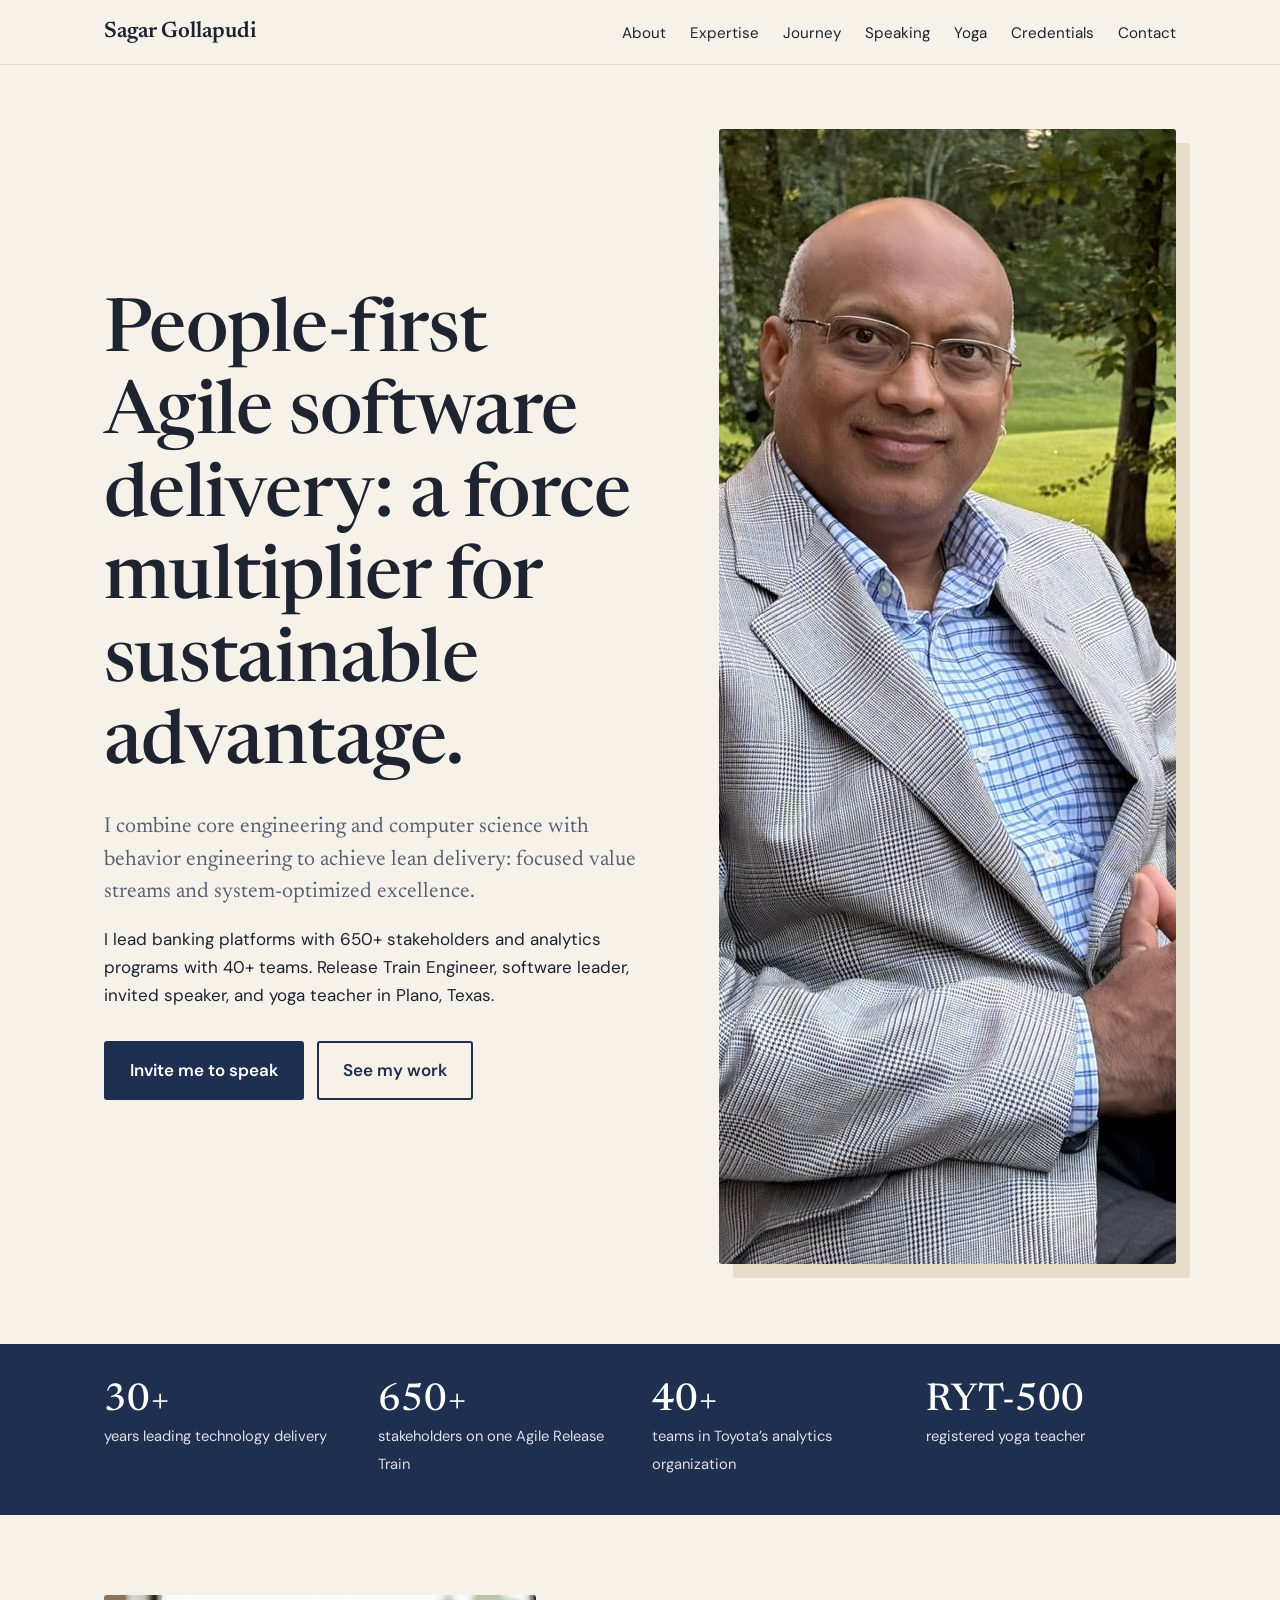
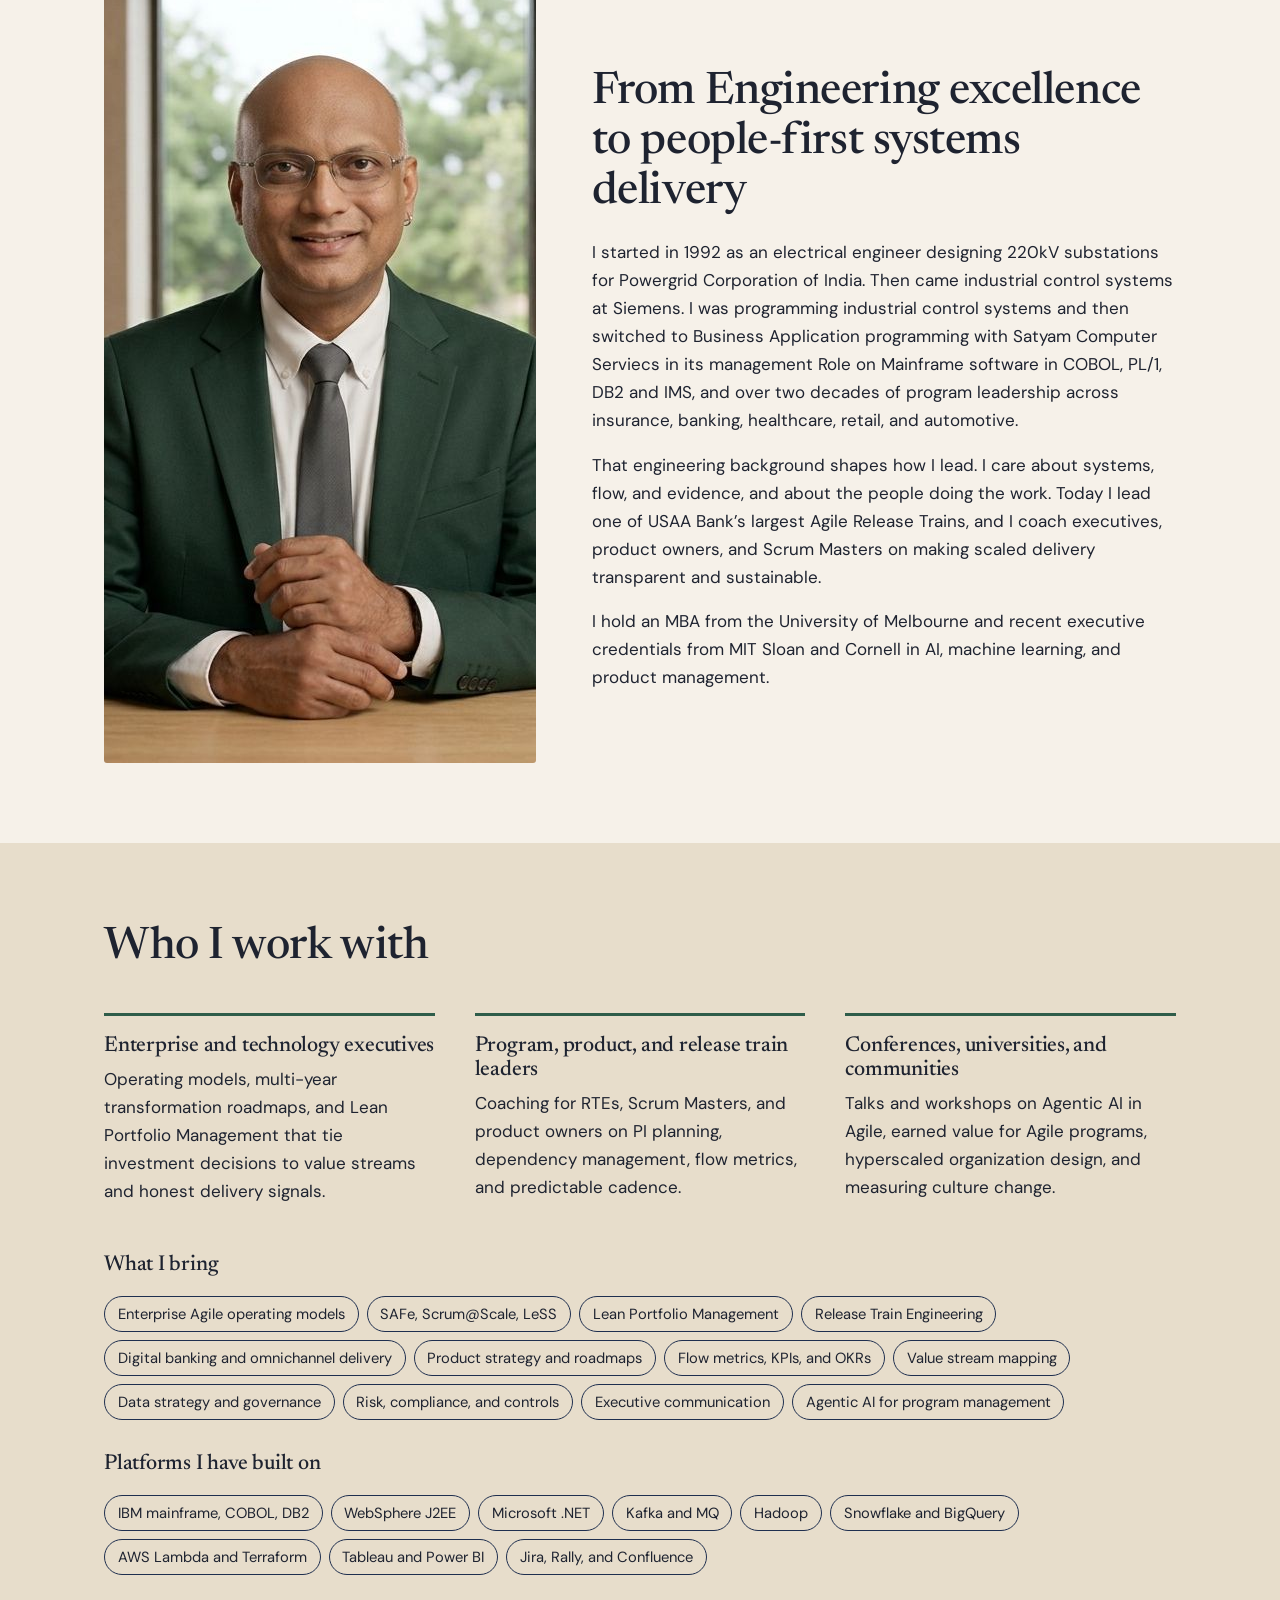
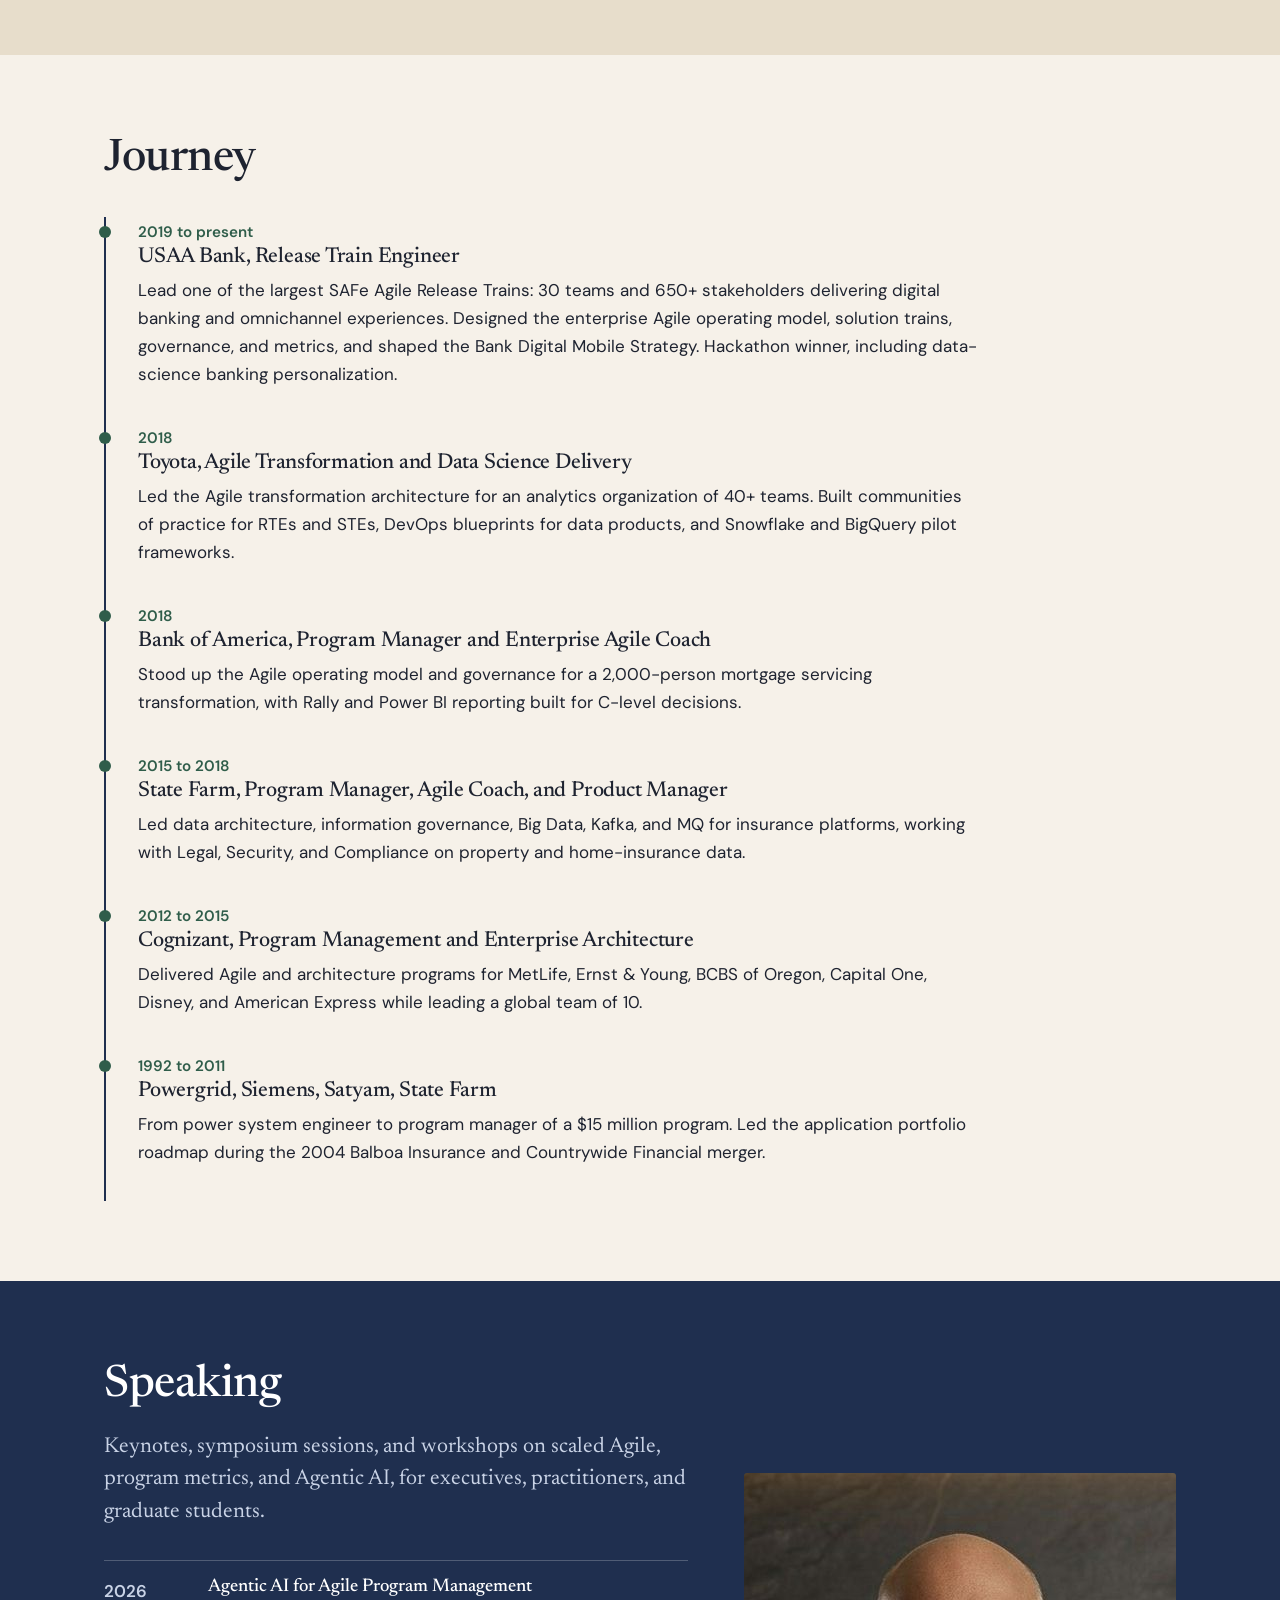
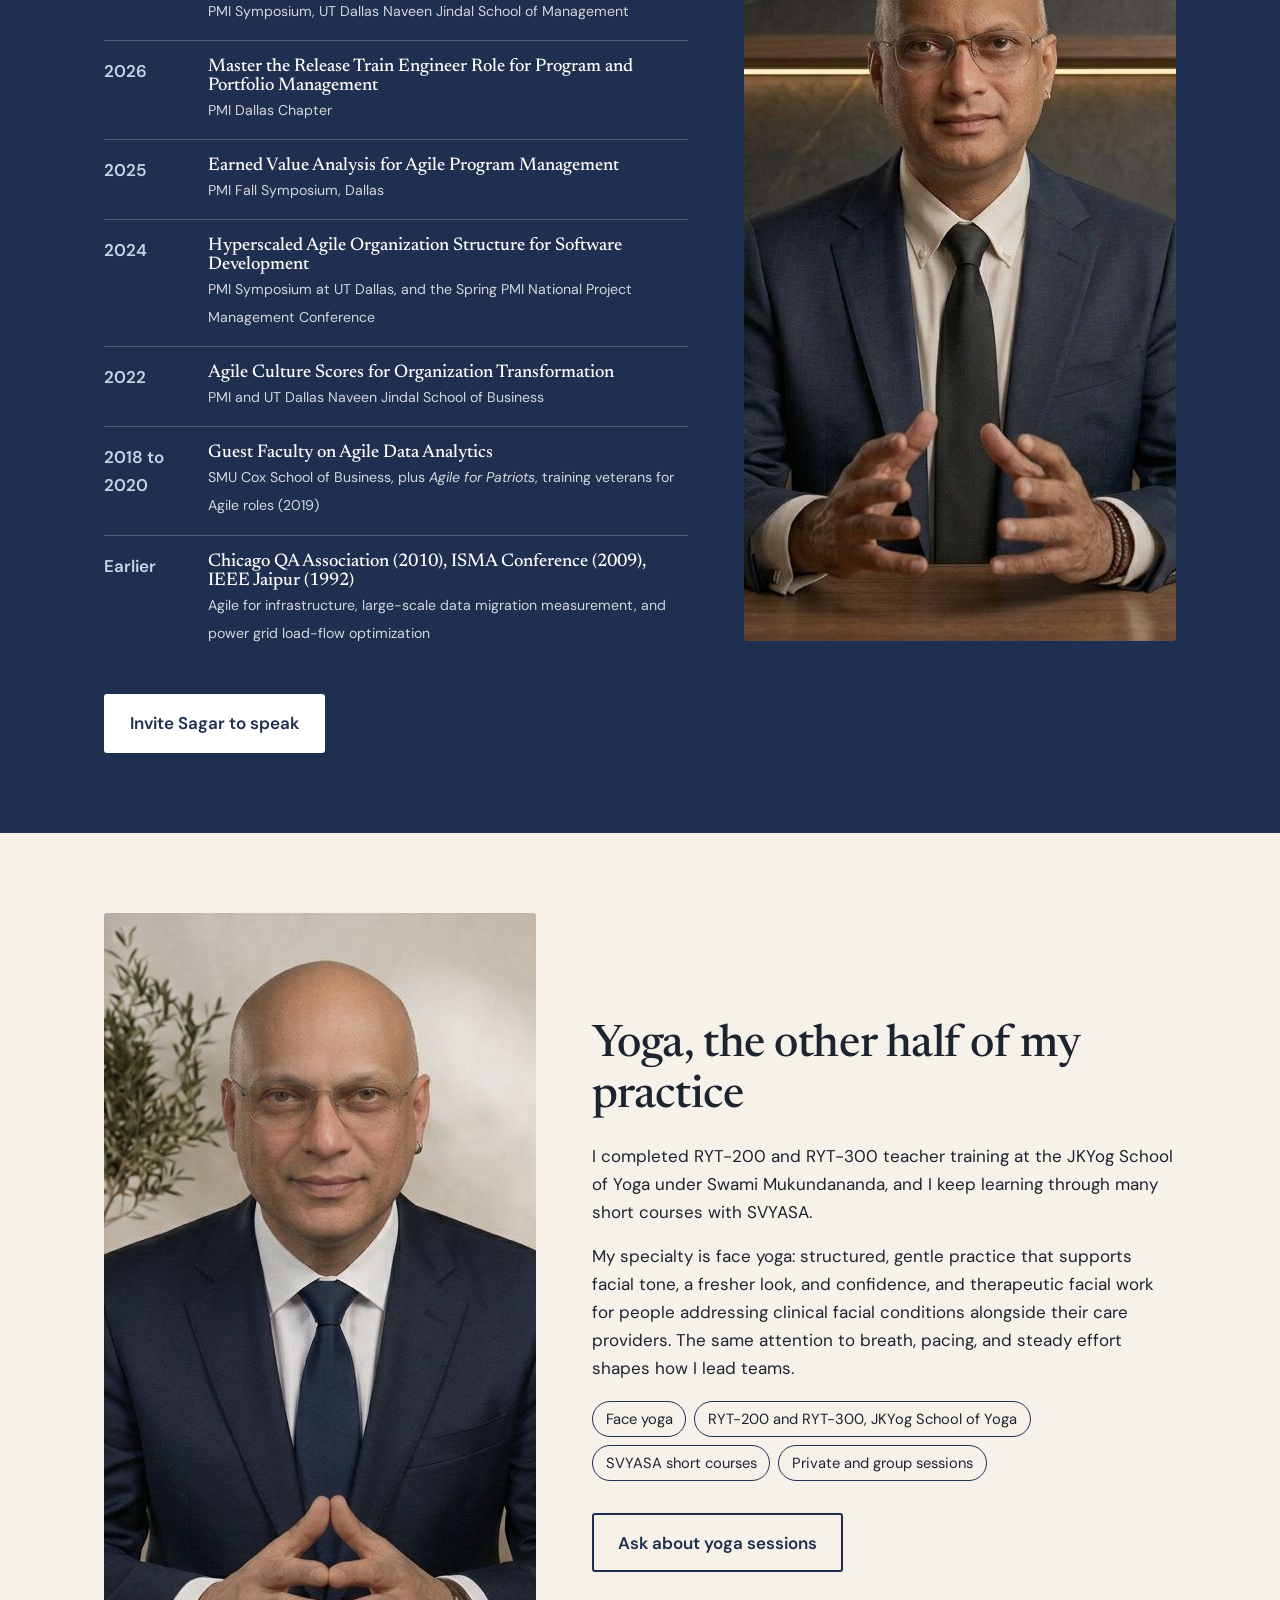
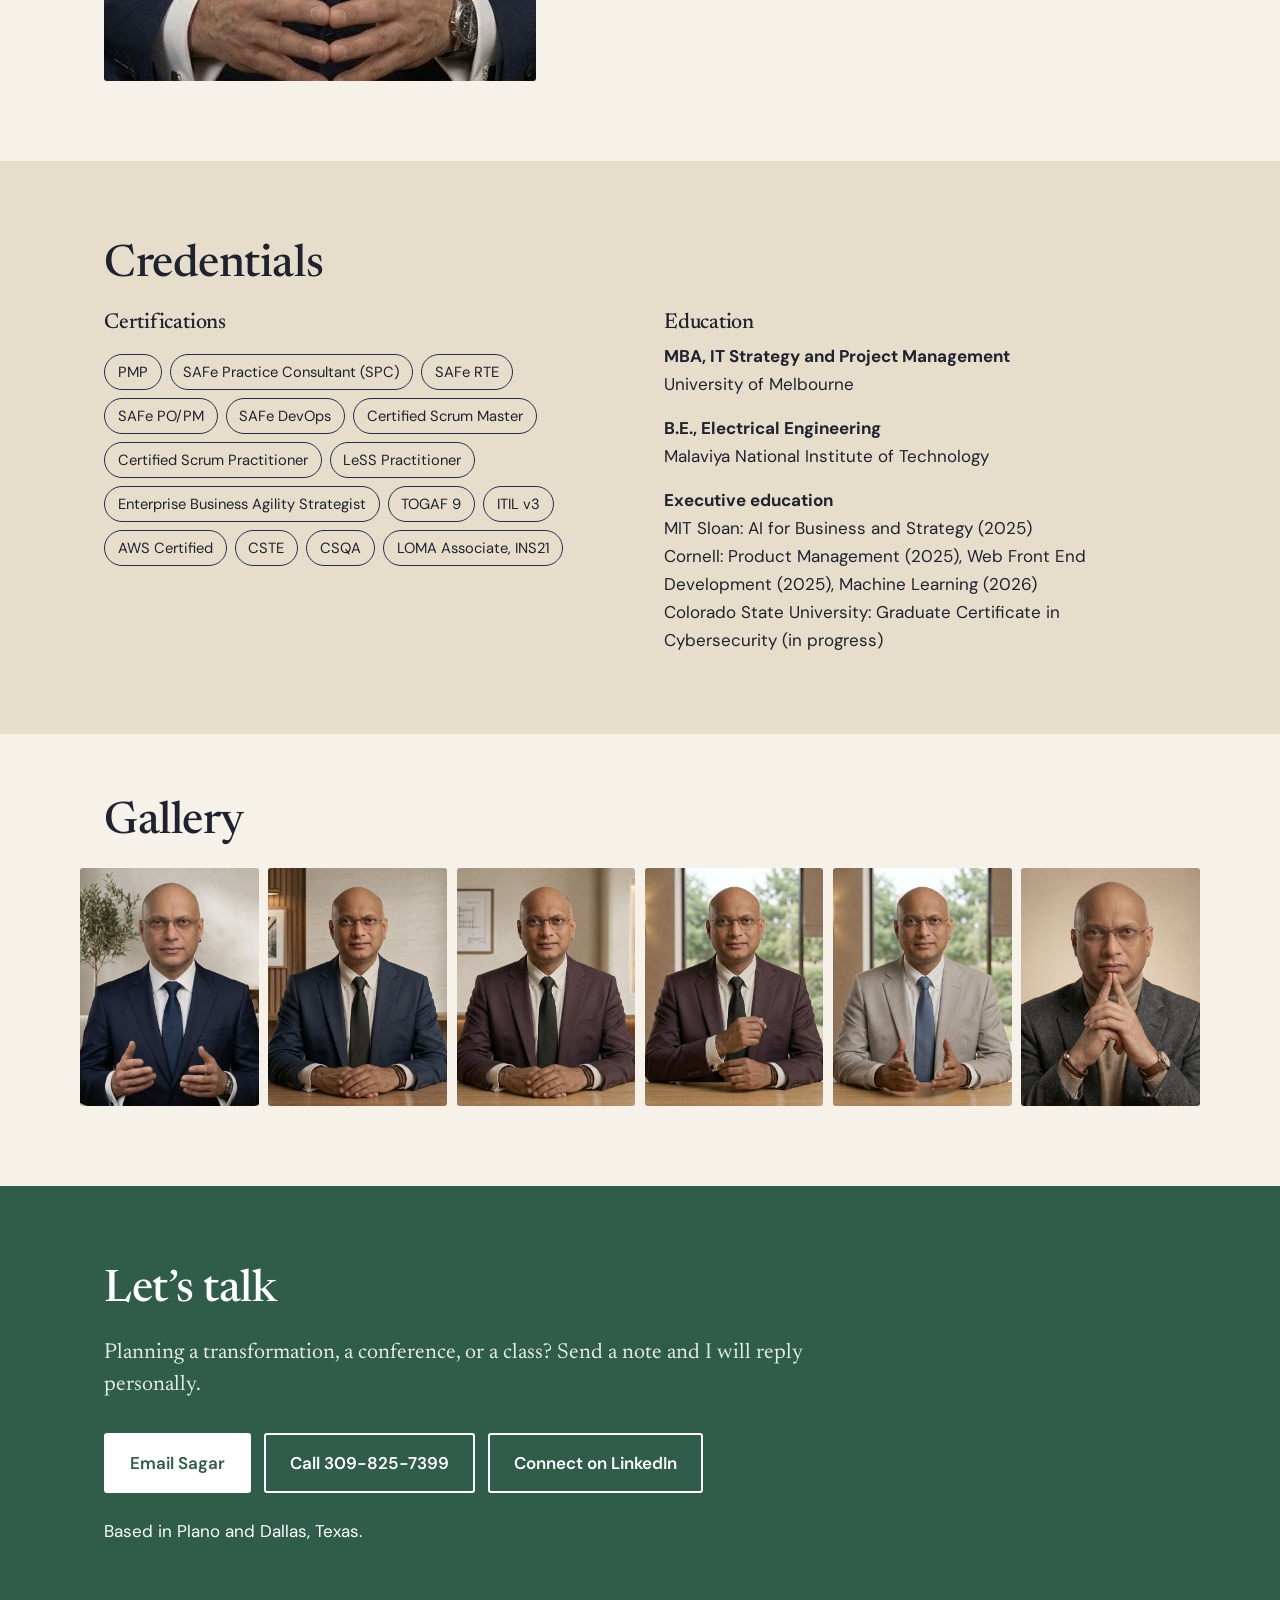
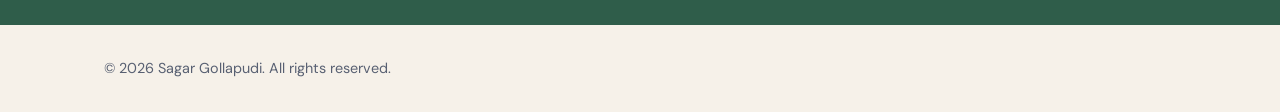
<file: public/index.html>
<!DOCTYPE html>
<html lang="en">
<head>
<meta charset="utf-8">
<meta name="viewport" content="width=device-width, initial-scale=1">
<title>Sagar Gollapudi | Enterprise Agile Leader, Speaker, Yoga Teacher</title>
<meta name="description" content="Sagar Gollapudi pairs engineering, computer science, and behavior engineering to deliver lean, people-first Agile at scale. SAFe Release Train Engineer, speaker, and yoga teacher in Plano, Texas.">
<meta property="og:title" content="Sagar Gollapudi: People-first Agile delivery as a force multiplier">
<meta property="og:description" content="Enterprise Agile transformation, Agentic AI for program management, and 30+ years of delivery leadership.">
<meta property="og:image" content="images/hero.jpg">
<link rel="preconnect" href="https://fonts.googleapis.com">
<link rel="preconnect" href="https://fonts.gstatic.com" crossorigin>
<link href="https://fonts.googleapis.com/css2?family=DM+Sans:wght@400;600&family=Newsreader:ital,wght@0,400;0,500;1,400&display=swap" rel="stylesheet">
<link rel="stylesheet" href="styles.css">
<script type="application/ld+json">{"@context":"https://schema.org","@type":"Person","name":"Sagar Gollapudi","jobTitle":"Enterprise Agile Transformation Leader","email":"sagargollapudi@gmail.com","telephone":"+1-309-825-7399","address":{"@type":"PostalAddress","addressLocality":"Plano","addressRegion":"TX"},"sameAs":["https://www.linkedin.com/in/sagargollapudi"],"alumniOf":["University of Melbourne","Malaviya National Institute of Technology"]}</script>
</head>
<body>
<header>
 <div class="wrap">
  <a class="logo" href="#top">Sagar Gollapudi</a>
  <button class="menu" aria-expanded="false" aria-controls="nav-list">Menu</button>
  <nav aria-label="Main"><ul id="nav-list">
   <li><a href="#about">About</a></li><li><a href="#work">Expertise</a></li><li><a href="#journey">Journey</a></li>
   <li><a href="#speaking">Speaking</a></li><li><a href="#yoga">Yoga</a></li><li><a href="#credentials">Credentials</a></li><li><a href="#contact">Contact</a></li>
  </ul></nav>
 </div>
</header>

<main id="top">
<section class="hero">
 <div class="wrap">
  <div>
   <h1>People-first Agile software delivery: a force multiplier for sustainable advantage.</h1>
   <p class="lede">I combine core engineering and computer science with behavior engineering to achieve lean delivery: focused value streams and system-optimized excellence.</p>
   <p>I lead banking platforms with 650+ stakeholders and analytics programs with 40+ teams. Release Train Engineer, software leader, invited speaker, and yoga teacher in Plano, Texas.</p>
   <div class="btns"><a class="btn" href="#speaking">Invite me to speak</a><a class="btn ghost" href="#journey">See my work</a></div>
  </div>
  <img src="images/hero.jpg" alt="Sagar Gollapudi smiling in a houndstooth blazer and blue checked shirt, seated outdoors among trees" width="1000" height="1135">
 </div>
</section>

<div class="facts"><div class="wrap">
 <div><b>30+</b><span>years leading technology delivery</span></div>
 <div><b>650+</b><span>stakeholders on one Agile Release Train</span></div>
 <div><b>40+</b><span>teams in Toyota’s analytics organization</span></div>
 <div><b>RYT-500</b><span>registered yoga teacher</span></div>
</div></div>

<section id="about"><div class="wrap split">
 <img src="images/about.jpg" alt="Sagar Gollapudi smiling in a green suit, seated at a wooden table" width="1376" height="768" style="aspect-ratio:4/5;object-fit:cover;object-position:50% 15%">
 <div>
  <h2>From Engineering excellence to people-first systems delivery</h2>
  <p>I started in 1992 as an electrical engineer designing 220kV substations for Powergrid Corporation of India. Then came industrial control systems at Siemens. I was programming industrial control systems and then switched to Business Application programming with Satyam Computer Serviecs in its management Role on Mainframe software in COBOL, PL/1, DB2 and IMS, and over two decades of program leadership across insurance, banking, healthcare, retail, and automotive.</p>
  <p>That engineering background shapes how I lead. I care about systems, flow, and evidence, and about the people doing the work. Today I lead one of USAA Bank’s largest Agile Release Trains, and I coach executives, product owners, and Scrum Masters on making scaled delivery transparent and sustainable.</p>
  <p>I hold an MBA from the University of Melbourne and recent executive credentials from MIT Sloan and Cornell in AI, machine learning, and product management.</p>
 </div>
</div></section>

<section id="work" class="sand"><div class="wrap">
 <h2>Who I work with</h2>
 <div class="cols3">
  <div><h3>Enterprise and technology executives</h3><p>Operating models, multi-year transformation roadmaps, and Lean Portfolio Management that tie investment decisions to value streams and honest delivery signals.</p></div>
  <div><h3>Program, product, and release train leaders</h3><p>Coaching for RTEs, Scrum Masters, and product owners on PI planning, dependency management, flow metrics, and predictable cadence.</p></div>
  <div><h3>Conferences, universities, and communities</h3><p>Talks and workshops on Agentic AI in Agile, earned value for Agile programs, hyperscaled organization design, and measuring culture change.</p></div>
 </div>
 <h3 style="margin-top:3rem">What I bring</h3>
 <ul class="chips">
  <li>Enterprise Agile operating models</li><li>SAFe, Scrum@Scale, LeSS</li><li>Lean Portfolio Management</li><li>Release Train Engineering</li><li>Digital banking and omnichannel delivery</li><li>Product strategy and roadmaps</li><li>Flow metrics, KPIs, and OKRs</li><li>Value stream mapping</li><li>Data strategy and governance</li><li>Risk, compliance, and controls</li><li>Executive communication</li><li>Agentic AI for program management</li>
 </ul>
 <h3 style="margin-top:2rem">Platforms I have built on</h3>
 <ul class="chips">
  <li>IBM mainframe, COBOL, DB2</li><li>WebSphere J2EE</li><li>Microsoft .NET</li><li>Kafka and MQ</li><li>Hadoop</li><li>Snowflake and BigQuery</li><li>AWS Lambda and Terraform</li><li>Tableau and Power BI</li><li>Jira, Rally, and Confluence</li>
 </ul>
</div></section>

<section id="journey"><div class="wrap">
 <h2>Journey</h2>
 <ul class="timeline">
  <li><time>2019 to present</time><h3>USAA Bank, Release Train Engineer</h3><p>Lead one of the largest SAFe Agile Release Trains: 30 teams and 650+ stakeholders delivering digital banking and omnichannel experiences. Designed the enterprise Agile operating model, solution trains, governance, and metrics, and shaped the Bank Digital Mobile Strategy. Hackathon winner, including data-science banking personalization.</p></li>
  <li><time>2018</time><h3>Toyota, Agile Transformation and Data Science Delivery</h3><p>Led the Agile transformation architecture for an analytics organization of 40+ teams. Built communities of practice for RTEs and STEs, DevOps blueprints for data products, and Snowflake and BigQuery pilot frameworks.</p></li>
  <li><time>2018</time><h3>Bank of America, Program Manager and Enterprise Agile Coach</h3><p>Stood up the Agile operating model and governance for a 2,000-person mortgage servicing transformation, with Rally and Power BI reporting built for C-level decisions.</p></li>
  <li><time>2015 to 2018</time><h3>State Farm, Program Manager, Agile Coach, and Product Manager</h3><p>Led data architecture, information governance, Big Data, Kafka, and MQ for insurance platforms, working with Legal, Security, and Compliance on property and home-insurance data.</p></li>
  <li><time>2012 to 2015</time><h3>Cognizant, Program Management and Enterprise Architecture</h3><p>Delivered Agile and architecture programs for MetLife, Ernst &amp; Young, BCBS of Oregon, Capital One, Disney, and American Express while leading a global team of 10.</p></li>
  <li><time>1992 to 2011</time><h3>Powergrid, Siemens, Satyam, State Farm</h3><p>From power system engineer to program manager of a $15 million program. Led the application portfolio roadmap during the 2004 Balboa Insurance and Countrywide Financial merger.</p></li>
 </ul>
</div></section>

<section id="speaking" class="stage"><div class="wrap split flip">
 <div>
  <h2>Speaking</h2>
  <p class="lede">Keynotes, symposium sessions, and workshops on scaled Agile, program metrics, and Agentic AI, for executives, practitioners, and graduate students.</p>
  <ul class="talks">
   <li><span class="when">2026</span><div><strong>Agentic AI for Agile Program Management</strong><small>PMI Symposium, UT Dallas Naveen Jindal School of Management</small></div></li>
   <li><span class="when">2026</span><div><strong>Master the Release Train Engineer Role for Program and Portfolio Management</strong><small>PMI Dallas Chapter</small></div></li>
   <li><span class="when">2025</span><div><strong>Earned Value Analysis for Agile Program Management</strong><small>PMI Fall Symposium, Dallas</small></div></li>
   <li><span class="when">2024</span><div><strong>Hyperscaled Agile Organization Structure for Software Development</strong><small>PMI Symposium at UT Dallas, and the Spring PMI National Project Management Conference</small></div></li>
   <li><span class="when">2022</span><div><strong>Agile Culture Scores for Organization Transformation</strong><small>PMI and UT Dallas Naveen Jindal School of Business</small></div></li>
   <li><span class="when">2018 to 2020</span><div><strong>Guest Faculty on Agile Data Analytics</strong><small>SMU Cox School of Business, plus <em>Agile for Patriots</em>, training veterans for Agile roles (2019)</small></div></li>
   <li><span class="when">Earlier</span><div><strong>Chicago QA Association (2010), ISMA Conference (2009), IEEE Jaipur (1992)</strong><small>Agile for infrastructure, large-scale data migration measurement, and power grid load-flow optimization</small></div></li>
  </ul>
  <div class="btns"><a class="btn" href="mailto:sagargollapudi@gmail.com?subject=Speaking%20invitation">Invite Sagar to speak</a></div>
 </div>
 <img src="images/speaking.jpg" alt="Sagar Gollapudi speaking with open hands at a wooden desk" width="1376" height="768">
</div></section>

<section id="yoga"><div class="wrap split">
 <img src="images/yoga.jpg" alt="Sagar Gollapudi seated calmly in a navy suit in a bright, quiet room" width="1376" height="768" style="aspect-ratio:4/5;object-fit:cover;object-position:50% 20%">
 <div>
  <h2>Yoga, the other half of my practice</h2>
  <p>I completed RYT-200 and RYT-300 teacher training at the JKYog School of Yoga under Swami Mukundananda, and I keep learning through many short courses with SVYASA.</p>
  <p>My specialty is face yoga: structured, gentle practice that supports facial tone, a fresher look, and confidence, and therapeutic facial work for people addressing clinical facial conditions alongside their care providers. The same attention to breath, pacing, and steady effort shapes how I lead teams.</p>
  <ul class="chips"><li>Face yoga</li><li>RYT-200 and RYT-300, JKYog School of Yoga</li><li>SVYASA short courses</li><li>Private and group sessions</li></ul>
  <div class="btns"><a class="btn ghost" href="mailto:sagargollapudi@gmail.com?subject=Yoga%20and%20face%20yoga">Ask about yoga sessions</a></div>
 </div>
</div></section>

<section id="credentials" class="sand"><div class="wrap">
 <h2>Credentials</h2>
 <div class="cred">
  <div>
   <h3>Certifications</h3>
   <ul class="chips"><li>PMP</li><li>SAFe Practice Consultant (SPC)</li><li>SAFe RTE</li><li>SAFe PO/PM</li><li>SAFe DevOps</li><li>Certified Scrum Master</li><li>Certified Scrum Practitioner</li><li>LeSS Practitioner</li><li>Enterprise Business Agility Strategist</li><li>TOGAF 9</li><li>ITIL v3</li><li>AWS Certified</li><li>CSTE</li><li>CSQA</li><li>LOMA Associate, INS21</li></ul>
  </div>
  <div>
   <h3>Education</h3>
   <p><strong>MBA, IT Strategy and Project Management</strong><br>University of Melbourne</p>
   <p><strong>B.E., Electrical Engineering</strong><br>Malaviya National Institute of Technology</p>
   <p><strong>Executive education</strong><br>MIT Sloan: AI for Business and Strategy (2025)<br>Cornell: Product Management (2025), Web Front End Development (2025), Machine Learning (2026)<br>Colorado State University: Graduate Certificate in Cybersecurity (in progress)</p>
  </div>
 </div>
</div></section>

<div class="wrap"><h2 style="margin-top:4rem">Gallery</h2></div>
<div class="wrap gallery">
 <img src="images/g1.jpg" alt="Sagar Gollapudi gesturing as he speaks, seated on a cream sofa" loading="lazy">
 <img src="images/g2.jpg" alt="Sagar Gollapudi seated with hands clasped, wood-panelled office" loading="lazy">
 <img src="images/g3.jpg" alt="Sagar Gollapudi in a plum suit before a bookshelf" loading="lazy">
 <img src="images/g4.jpg" alt="Sagar Gollapudi adjusting his cuff beside a bright window" loading="lazy">
 <img src="images/g5.jpg" alt="Sagar Gollapudi in a beige suit explaining with open hands" loading="lazy">
 <img src="images/g6.jpg" alt="Sagar Gollapudi in a grey blazer and turtleneck, fingertips together" loading="lazy">
</div>

<section id="contact" class="contact"><div class="wrap">
 <h2>Let’s talk</h2>
 <p class="lede" style="color:#E3EDE7">Planning a transformation, a conference, or a class? Send a note and I will reply personally.</p>
 <div class="btns"><a class="btn" href="mailto:sagargollapudi@gmail.com">Email Sagar</a><a class="btn ghost" href="tel:+13098257399">Call 309-825-7399</a><a class="btn ghost" href="https://www.linkedin.com/in/sagargollapudi" rel="noopener">Connect on LinkedIn</a></div>
 <p style="margin-top:1.5rem">Based in Plano and Dallas, Texas.</p>
</div></section>
</main>

<footer><div class="wrap">&copy; 2026 Sagar Gollapudi. All rights reserved.</div></footer>
<script src="script.js"></script>
</body>
</html>
</file>
<file: public/styles.css>
:root{--paper:#F6F1E9;--ink:#1E2330;--navy:#1F2F4F;--pine:#2F5D4A;--sand:#E7DDCB;--muted:#586072;--serif:"Newsreader",Georgia,"Times New Roman",serif;--sans:"DM Sans",system-ui,-apple-system,"Segoe UI",sans-serif}
*{box-sizing:border-box;margin:0}
html{scroll-behavior:smooth;scroll-padding-top:4.5rem}
body{background:var(--paper);color:var(--ink);font:1.0625rem/1.65 var(--sans)}
img{display:block;max-width:100%}
a{color:inherit}
:focus-visible{outline:3px solid var(--pine);outline-offset:3px}
.wrap{max-width:1120px;margin:0 auto;padding:0 1.5rem}
h1,h2,h3{font-family:var(--serif);font-weight:500;line-height:1.12;letter-spacing:-.01em}
h1{font-size:clamp(2.6rem,6vw,4.6rem)}
h2{font-size:clamp(1.9rem,3.6vw,2.8rem);margin-bottom:1.25rem}
h3{font-size:1.35rem;margin-bottom:.4rem}
p{max-width:62ch}p+p{margin-top:1rem}
section{padding:5rem 0}
.lede{font:1.35rem/1.5 var(--serif);color:var(--muted)}
.btn{display:inline-block;padding:.85rem 1.5rem;background:var(--navy);color:#fff;text-decoration:none;font-weight:600;border-radius:3px;border:2px solid var(--navy);transition:background .2s}
.btn:hover{background:var(--pine);border-color:var(--pine)}
.btn.ghost{background:transparent;color:var(--navy)}
.btn.ghost:hover{background:var(--navy);color:#fff}
.btns{display:flex;flex-wrap:wrap;gap:.8rem;margin-top:2rem}

header{position:sticky;top:0;z-index:10;background:rgba(246,241,233,.94);backdrop-filter:blur(6px);border-bottom:1px solid var(--sand)}
header .wrap{display:flex;align-items:center;justify-content:space-between;height:4rem}
.logo{font:600 1.4rem var(--serif);text-decoration:none}
nav ul{display:flex;gap:1.5rem;list-style:none;padding:0}
nav a{text-decoration:none;font-size:.95rem;padding:.3rem 0;border-bottom:2px solid transparent}
nav a:hover{border-color:var(--pine)}
.menu{display:none;background:none;border:1px solid var(--navy);padding:.4rem .8rem;font:inherit;color:var(--navy);cursor:pointer}

.hero{padding:4rem 0 5rem}
.hero .wrap{display:grid;grid-template-columns:1.1fr .9fr;gap:3.5rem;align-items:center}
.hero h1{margin-bottom:1.5rem}
.hero img{width:100%;aspect-ratio:4/5;object-fit:cover;object-position:50% 20%;border-radius:3px;box-shadow:14px 14px 0 var(--sand)}
.facts{background:var(--navy);color:#fff;padding:2.4rem 0}
.facts .wrap{display:grid;grid-template-columns:repeat(4,1fr);gap:1.5rem}
.facts b{display:block;font:500 2.4rem/1 var(--serif)}
.facts span{font-size:.92rem;opacity:.85}

.cols3{display:grid;grid-template-columns:repeat(3,1fr);gap:2.5rem;margin-top:2.5rem}
.cols3>div{border-top:3px solid var(--pine);padding-top:1.1rem}
.split{display:grid;grid-template-columns:.85fr 1.15fr;gap:3.5rem;align-items:center}
.split.flip{grid-template-columns:1.15fr .85fr}
.split img{width:100%;border-radius:3px}
.chips{display:flex;flex-wrap:wrap;gap:.5rem;margin-top:1.2rem;list-style:none;padding:0}
.chips li{padding:.3rem .8rem;border:1px solid var(--navy);border-radius:99px;font-size:.92rem}
.sand{background:var(--sand)}

.timeline{list-style:none;padding:0;margin-top:2rem;border-left:2px solid var(--navy)}
.timeline li{position:relative;padding:0 0 2.2rem 2rem}
.timeline li::before{content:"";position:absolute;left:-7px;top:.55rem;width:12px;height:12px;border-radius:50%;background:var(--pine)}
.timeline time{font-weight:600;color:var(--pine);font-size:.95rem}
.timeline p{max-width:70ch}

.stage{background:var(--navy);color:#fff}
.stage .lede,.stage .when{color:#C9D3E6}
.stage .btn{background:#fff;color:var(--navy);border-color:#fff}
.stage .btn:hover{background:var(--sand);border-color:var(--sand)}
.stage .split img{aspect-ratio:4/3;object-fit:cover}
.talks{list-style:none;padding:0;margin-top:2rem}
.talks li{display:grid;grid-template-columns:5.5rem 1fr;gap:1rem;padding:1rem 0;border-top:1px solid rgba(255,255,255,.22)}
.talks .when{font-weight:600}
.talks strong{font:500 1.15rem var(--serif);display:block}
.talks small{opacity:.8}

.cred{display:grid;grid-template-columns:1fr 1fr;gap:3rem}
.gallery{display:grid;grid-template-columns:repeat(6,1fr);gap:.6rem;padding:0 0 5rem}
.gallery img{aspect-ratio:3/4;object-fit:cover;object-position:50% 25%;width:100%;border-radius:3px}
.contact{background:var(--pine);color:#fff;text-align:left}
.contact .btn{background:#fff;color:var(--pine);border-color:#fff}
.contact .btn.ghost{background:transparent;color:#fff}
.contact a:not(.btn){text-decoration:underline}
footer{padding:2rem 0;font-size:.9rem;color:var(--muted)}

@media(max-width:860px){
 .menu{display:block}
 nav ul{display:none;position:absolute;top:4rem;left:0;right:0;flex-direction:column;gap:0;background:var(--paper);border-bottom:1px solid var(--sand);padding:.5rem 1.5rem 1rem}
 nav ul.open{display:flex}nav li a{display:block;padding:.7rem 0}
 .hero .wrap,.split,.split.flip,.cred,.cols3{grid-template-columns:1fr}
 .facts .wrap{grid-template-columns:1fr 1fr}
 .gallery{grid-template-columns:repeat(2,1fr)}
 section{padding:3.5rem 0}.split.flip img{order:-1}
}
@media(prefers-reduced-motion:reduce){html{scroll-behavior:auto}.btn{transition:none}}
</file>
